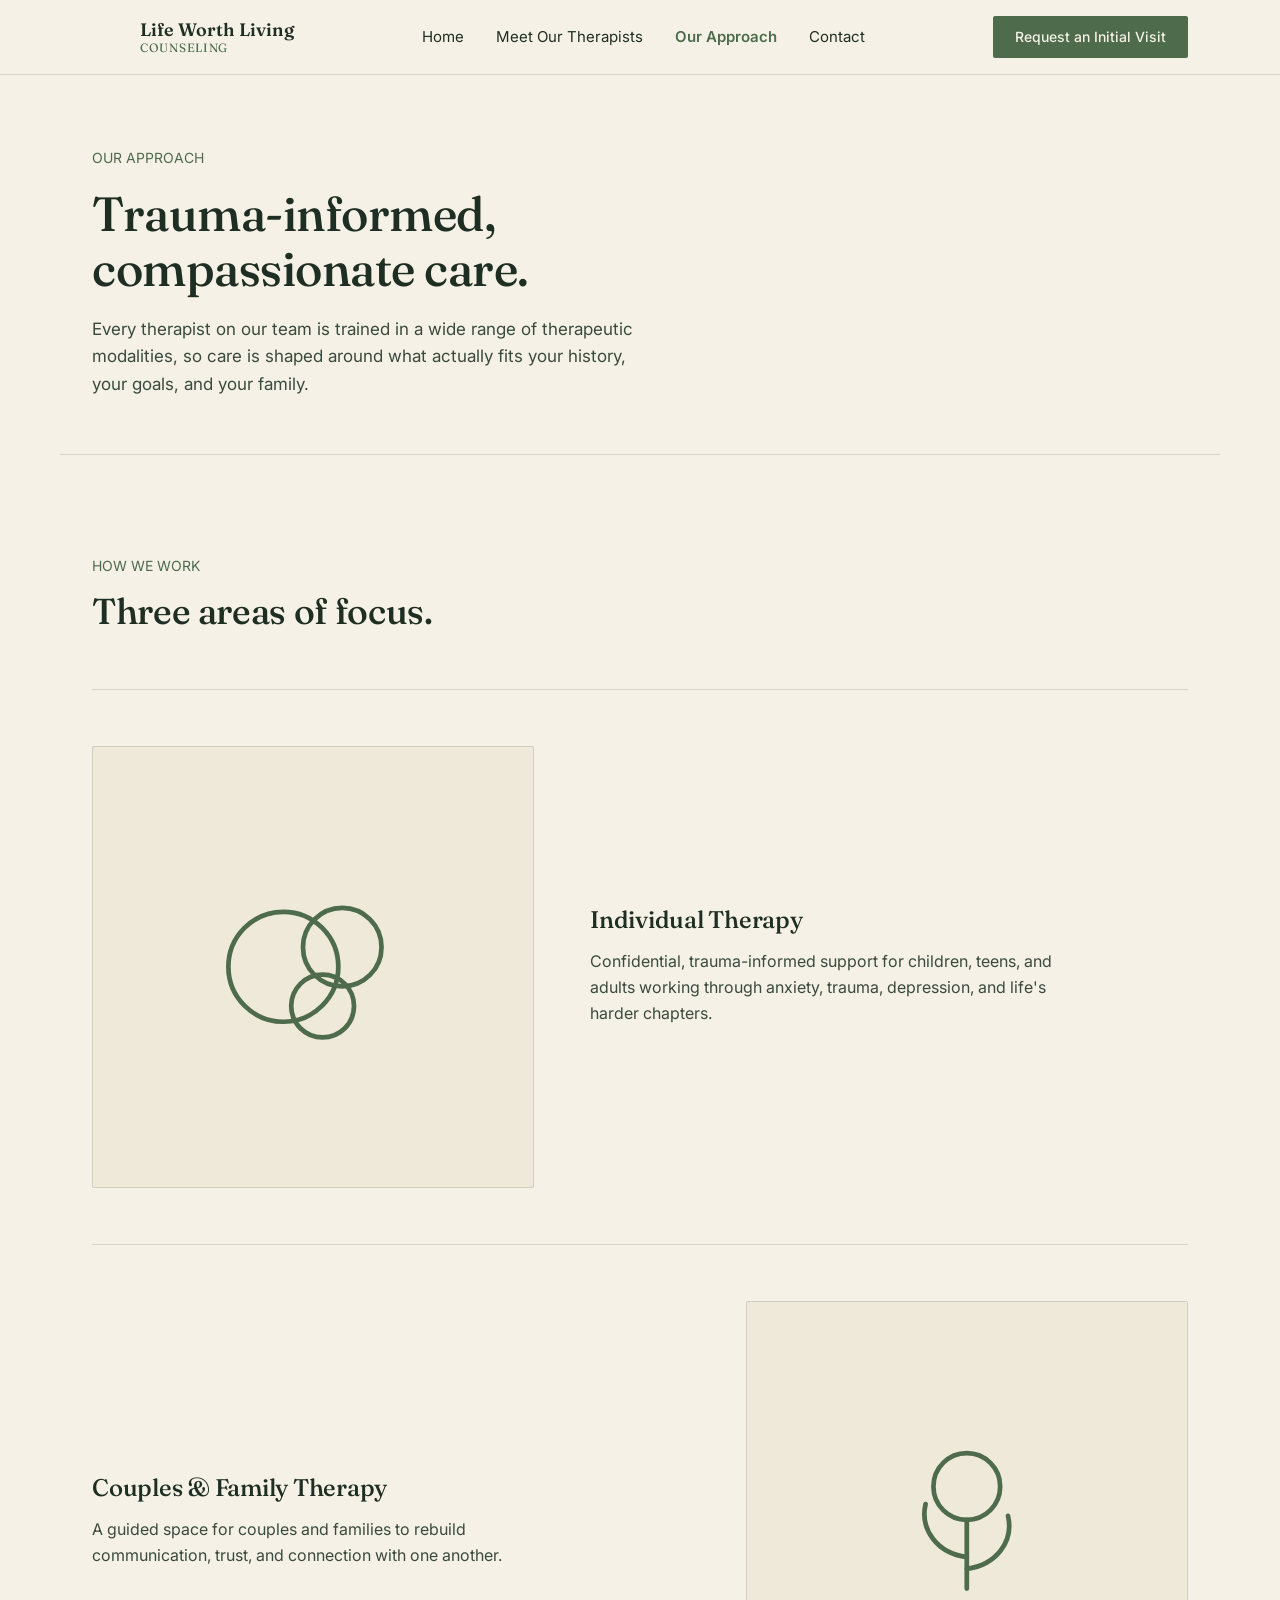
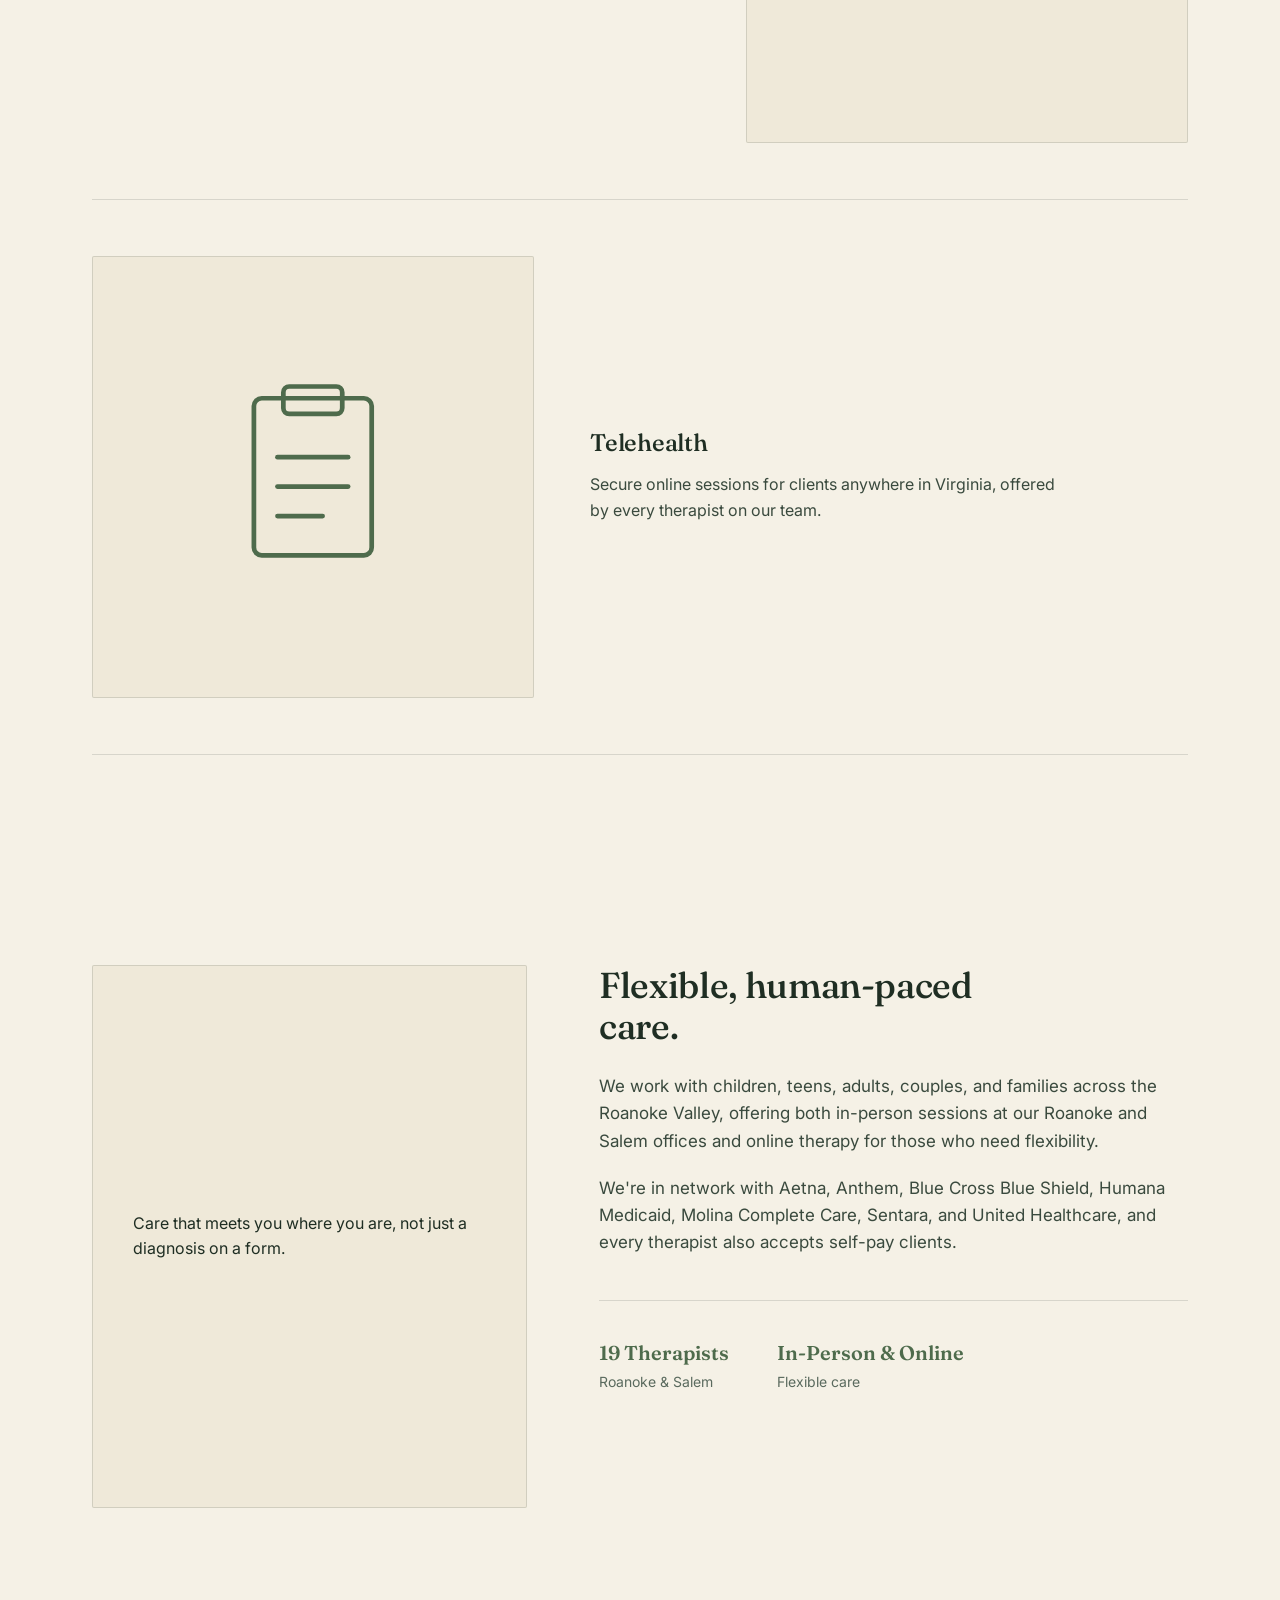
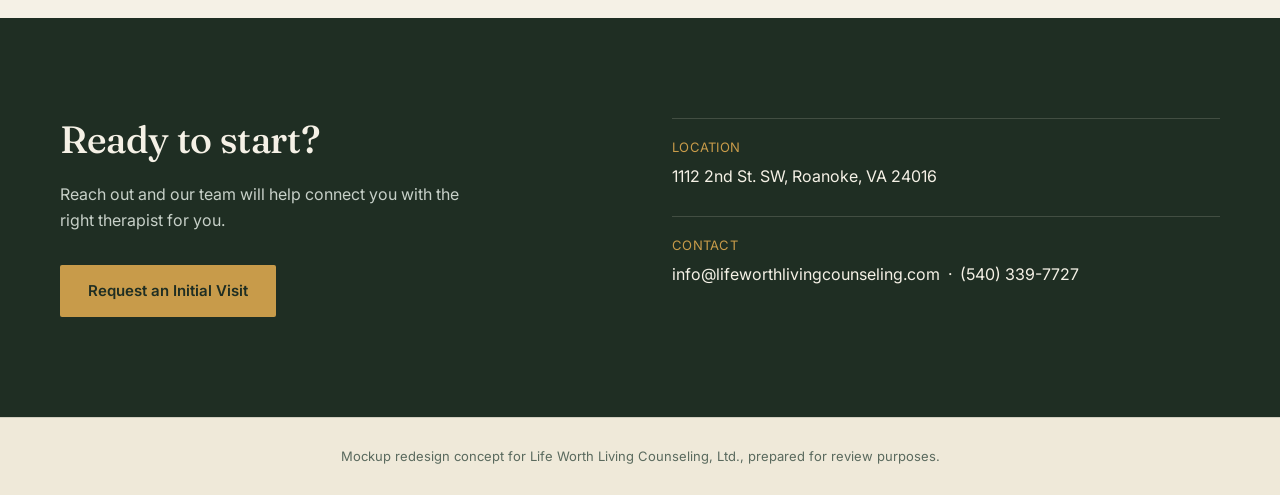
<file: approach.html>
<!DOCTYPE html>
<html lang="en">
<head>
<meta charset="UTF-8">
<meta name="viewport" content="width=device-width, initial-scale=1.0">
<title>Our Approach | Life Worth Living Counseling</title>
<link rel="preconnect" href="https://fonts.googleapis.com">
<link href="https://fonts.googleapis.com/css2?family=Fraunces:opsz,wght@9..144,400;9..144,500;9..144,600&family=Inter:wght@400;500;600&display=swap" rel="stylesheet">
<link rel="stylesheet" href="style.css">
</head>
<body>

<header>
  <nav>
    <a href="index.html" class="site-logo">
      <svg viewBox="0 0 240 220" class="logo-mark"><path class="nav-logo-path" d="M124,36 C150,34 158,58 138,68 C122,76 104,64 112,50 C117,42 128,44 126,54 C124,62 116,60 118,52 C100,70 60,80 50,115 C42,142 65,158 95,148 C88,168 100,185 125,182 C145,180 148,165 140,158 C155,165 178,160 182,140 C186,120 170,100 145,95 C165,90 190,100 195,122 C198,138 188,150 172,150"/></svg>
      <div class="wordmark">Life Worth Living<span>COUNSELING</span></div>
    </a>
    <div class="nav-links">
      <a href="index.html">Home</a>
      <a href="about.html">Meet Our Therapists</a>
      <a href="approach.html" class="active">Our Approach</a>
      <a href="contact.html">Contact</a>
    </div>
    <a href="contact.html" class="nav-cta">Request an Initial Visit</a>
    <button class="menu-btn">&#9776;</button>
  </nav>
</header>

<section class="page-hero">
  <div class="kicker">OUR APPROACH</div>
  <h1>Trauma-informed, compassionate care.</h1>
  <p class="lead">Every therapist on our team is trained in a wide range of therapeutic modalities, so care is shaped around what actually fits your history, your goals, and your family.</p>
</section>

<section class="focus-areas">
  <div class="focus-head reveal">
    <div class="kicker">HOW WE WORK</div>
    <h2>Three areas of focus.</h2>
  </div>

  <div class="focus-row reveal">
    <div class="focus-art">
      <svg viewBox="0 0 120 120">
        <circle class="focus-icon" cx="45" cy="60" r="28"/>
        <circle class="focus-icon" cx="75" cy="50" r="20"/>
        <circle class="focus-icon" cx="65" cy="80" r="16"/>
      </svg>
    </div>
    <div class="focus-text">
      <h3>Individual Therapy</h3>
      <p>Confidential, trauma-informed support for children, teens, and adults working through anxiety, trauma, depression, and life's harder chapters.</p>
    </div>
  </div>

  <div class="focus-row reverse reveal">
    <div class="focus-art">
      <svg viewBox="0 0 120 120">
        <circle class="focus-icon" cx="60" cy="42" r="17"/>
        <line class="focus-icon" x1="60" y1="59" x2="60" y2="94"/>
        <path class="focus-icon" d="M60 78 C45 76 36 64 39 51"/>
        <path class="focus-icon" d="M60 84 C75 82 84 70 81 57"/>
      </svg>
    </div>
    <div class="focus-text">
      <h3>Couples &amp; Family Therapy</h3>
      <p>A guided space for couples and families to rebuild communication, trust, and connection with one another.</p>
    </div>
  </div>

  <div class="focus-row reveal">
    <div class="focus-art">
      <svg viewBox="0 0 120 120">
        <rect class="focus-icon" x="30" y="20" width="60" height="80" rx="4"/>
        <rect class="focus-icon" x="45" y="14" width="30" height="14" rx="3"/>
        <line class="focus-icon" x1="42" y1="50" x2="78" y2="50"/>
        <line class="focus-icon" x1="42" y1="65" x2="78" y2="65"/>
        <line class="focus-icon" x1="42" y1="80" x2="65" y2="80"/>
      </svg>
    </div>
    <div class="focus-text">
      <h3>Telehealth</h3>
      <p>Secure online sessions for clients anywhere in Virginia, offered by every therapist on our team.</p>
    </div>
  </div>
</section>

<section class="approach">
  <div class="approach-visual reveal">
    <p>Care that meets you where you are, not just a diagnosis on a form.</p>
  </div>
  <div class="reveal">
    <h2>Flexible, human-paced care.</h2>
    <p class="body">We work with children, teens, adults, couples, and families across the Roanoke Valley, offering both in-person sessions at our Roanoke and Salem offices and online therapy for those who need flexibility.</p>
    <p class="body">We're in network with Aetna, Anthem, Blue Cross Blue Shield, Humana Medicaid, Molina Complete Care, Sentara, and United Healthcare, and every therapist also accepts self-pay clients.</p>
    <div class="stat-row">
      <div class="stat"><h4 class="stat-text">19 Therapists</h4><span>Roanoke &amp; Salem</span></div>
      <div class="stat"><h4 class="stat-text">In-Person &amp; Online</h4><span>Flexible care</span></div>
    </div>
  </div>
</section>

<section class="contact" id="contact">
  <div class="contact-inner">
    <div class="reveal">
      <h2>Ready to start?</h2>
      <p class="lead">Reach out and our team will help connect you with the right therapist for you.</p>
      <a href="contact.html" class="btn-primary">Request an Initial Visit</a>
    </div>
    <div class="info-list reveal">
      <div class="info-item">
        <div class="label">LOCATION</div>
        <div class="value">1112 2nd St. SW, Roanoke, VA 24016</div>
      </div>
      <div class="info-item">
        <div class="label">CONTACT</div>
        <div class="value">info@lifeworthlivingcounseling.com &nbsp;·&nbsp; (540) 339-7727</div>
      </div>
    </div>
  </div>
</section>

<footer>
  Mockup redesign concept for Life Worth Living Counseling, Ltd., prepared for review purposes.
</footer>

<script src="script.js"></script>
</body>
</html>
</file>
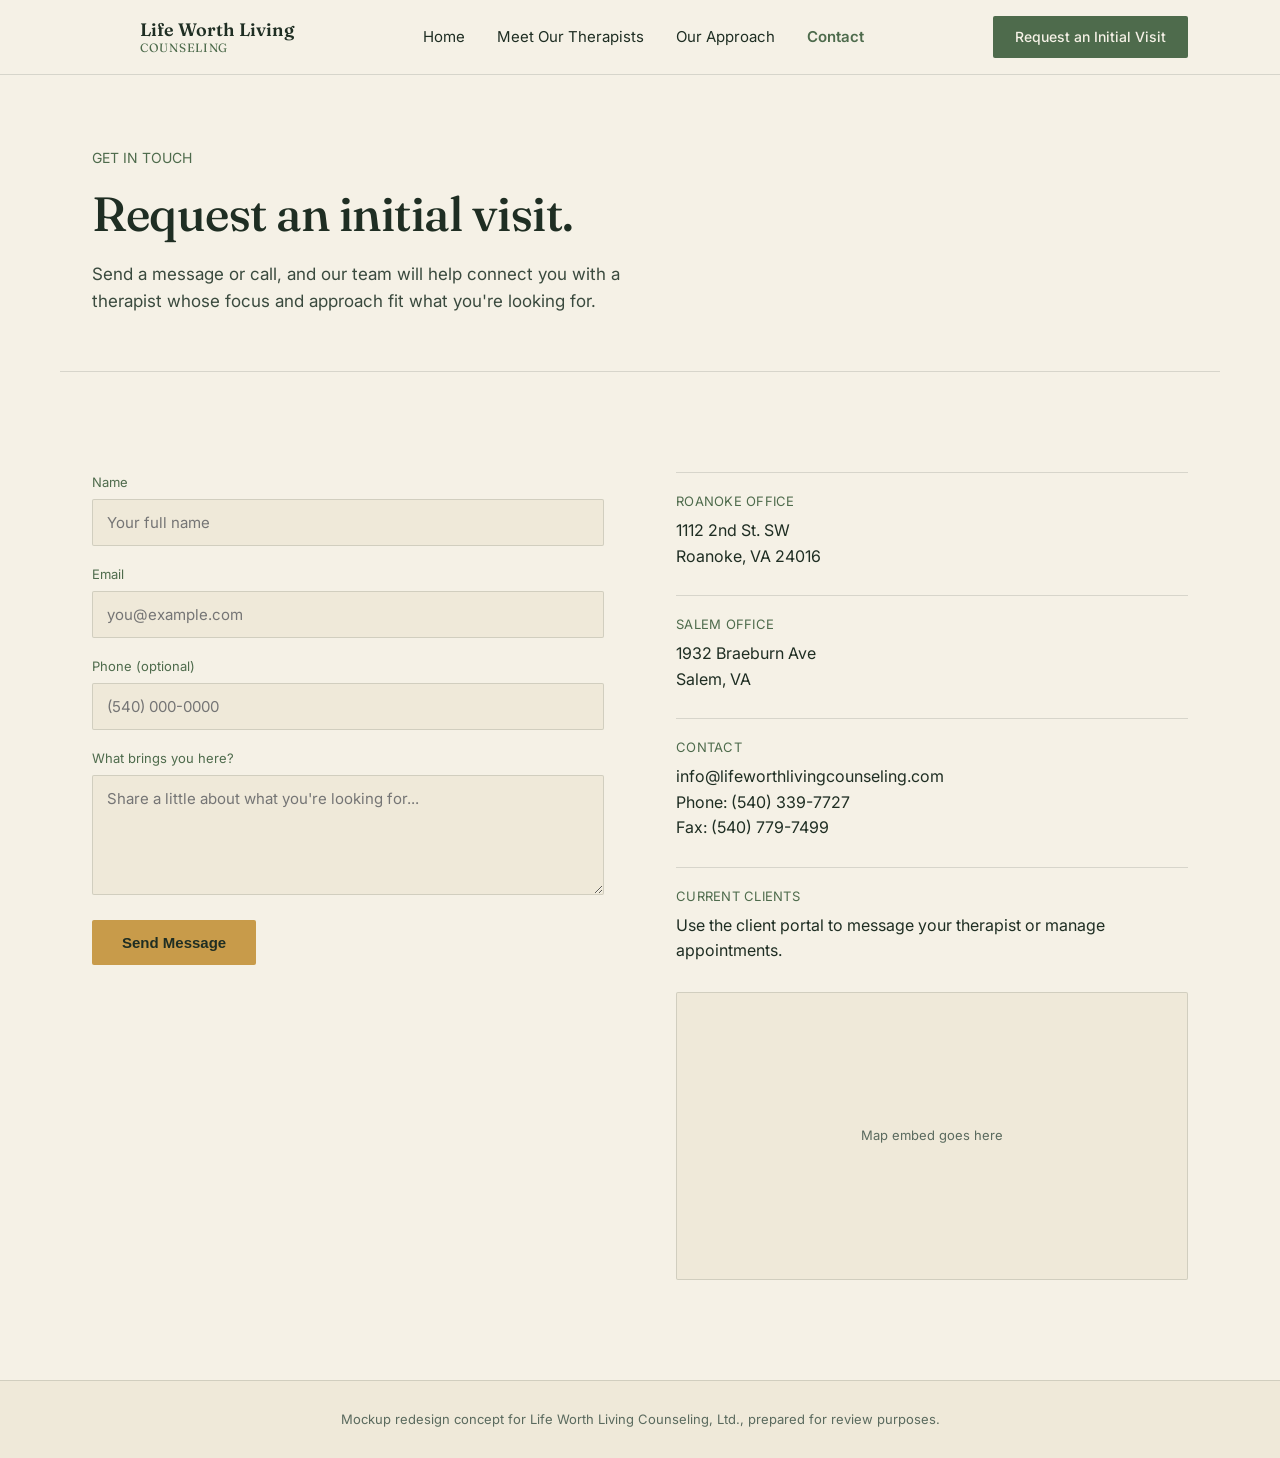
<file: contact.html>
<!DOCTYPE html>
<html lang="en">
<head>
<meta charset="UTF-8">
<meta name="viewport" content="width=device-width, initial-scale=1.0">
<title>Contact | Life Worth Living Counseling</title>
<link rel="preconnect" href="https://fonts.googleapis.com">
<link href="https://fonts.googleapis.com/css2?family=Fraunces:opsz,wght@9..144,400;9..144,500;9..144,600&family=Inter:wght@400;500;600&display=swap" rel="stylesheet">
<link rel="stylesheet" href="style.css">
</head>
<body>

<header>
  <nav>
    <a href="index.html" class="site-logo">
      <svg viewBox="0 0 240 220" class="logo-mark"><path class="nav-logo-path" d="M124,36 C150,34 158,58 138,68 C122,76 104,64 112,50 C117,42 128,44 126,54 C124,62 116,60 118,52 C100,70 60,80 50,115 C42,142 65,158 95,148 C88,168 100,185 125,182 C145,180 148,165 140,158 C155,165 178,160 182,140 C186,120 170,100 145,95 C165,90 190,100 195,122 C198,138 188,150 172,150"/></svg>
      <div class="wordmark">Life Worth Living<span>COUNSELING</span></div>
    </a>
    <div class="nav-links">
      <a href="index.html">Home</a>
      <a href="about.html">Meet Our Therapists</a>
      <a href="approach.html">Our Approach</a>
      <a href="contact.html" class="active">Contact</a>
    </div>
    <a href="contact.html" class="nav-cta">Request an Initial Visit</a>
    <button class="menu-btn">&#9776;</button>
  </nav>
</header>

<section class="page-hero">
  <div class="kicker">GET IN TOUCH</div>
  <h1>Request an initial visit.</h1>
  <p class="lead">Send a message or call, and our team will help connect you with a therapist whose focus and approach fit what you're looking for.</p>
</section>

<section class="contact-page">
  <form class="contact-form reveal" onsubmit="return false;">
    <div>
      <label for="name">Name</label>
      <input type="text" id="name" placeholder="Your full name">
    </div>
    <div>
      <label for="email">Email</label>
      <input type="email" id="email" placeholder="you@example.com">
    </div>
    <div>
      <label for="phone">Phone (optional)</label>
      <input type="tel" id="phone" placeholder="(540) 000-0000">
    </div>
    <div>
      <label for="message">What brings you here?</label>
      <textarea id="message" placeholder="Share a little about what you're looking for..."></textarea>
    </div>
    <button type="submit">Send Message</button>
  </form>

  <div class="contact-side reveal">
    <div class="info-item">
      <div class="label">ROANOKE OFFICE</div>
      <div class="value">1112 2nd St. SW<br>Roanoke, VA 24016</div>
    </div>
    <div class="info-item">
      <div class="label">SALEM OFFICE</div>
      <div class="value">1932 Braeburn Ave<br>Salem, VA</div>
    </div>
    <div class="info-item">
      <div class="label">CONTACT</div>
      <div class="value">info@lifeworthlivingcounseling.com<br>Phone: (540) 339-7727<br>Fax: (540) 779-7499</div>
    </div>
    <div class="info-item">
      <div class="label">CURRENT CLIENTS</div>
      <div class="value">Use the client portal to message your therapist or manage appointments.</div>
    </div>
    <div class="map-note">Map embed goes here</div>
  </div>
</section>

<footer>
  Mockup redesign concept for Life Worth Living Counseling, Ltd., prepared for review purposes.
</footer>

<script src="script.js"></script>
</body>
</html>
</file>
<file: style.css>
:root{
  --paper:#F5F1E6;
  --paper-deep:#EFE9D9;
  --ink:#1F2E23;
  --sage:#6B8768;
  --sage-deep:#4E6B4C;
  --ochre:#C89B4A;
  --line: rgba(31,46,35,0.14);
}
*{box-sizing:border-box; margin:0; padding:0;}
html{scroll-behavior:smooth;}
body{
  background:var(--paper);
  color:var(--ink);
  font-family:'Inter', sans-serif;
  line-height:1.6;
  -webkit-font-smoothing:antialiased;
}
h1,h2,h3{
  font-family:'Fraunces', serif;
  font-weight:500;
  line-height:1.15;
  letter-spacing:-0.01em;
}
a{color:inherit; text-decoration:none;}
img{max-width:100%; display:block;}
.wrap{max-width:1160px; margin:0 auto; padding:0 32px;}

/* LOGO MARK - shared, reused at multiple sizes */
.logo-mark path{
  fill:none; stroke:var(--sage-deep); stroke-width:9;
  stroke-linecap:round; stroke-linejoin:round;
}

/* NAV */
header{
  position:sticky; top:0; z-index:50;
  background:rgba(245,241,230,0.92);
  backdrop-filter:blur(6px);
  border-bottom:1px solid var(--line);
}
nav{
  display:flex; align-items:center; justify-content:space-between;
  padding:16px 32px; max-width:1160px; margin:0 auto;
}
.site-logo{display:flex; align-items:center; gap:12px;}
.site-logo svg{width:36px; height:36px; flex-shrink:0;}
.site-logo .wordmark{font-family:'Fraunces', serif; font-size:18px; font-weight:600; line-height:1.2;}
.site-logo .wordmark span{color:var(--sage-deep); font-weight:400; font-size:12px; letter-spacing:0.06em; display:block;}
.nav-links{display:flex; gap:32px; font-size:15px;}
.nav-links a{position:relative; padding:4px 0;}
.nav-links a.active{color:var(--sage-deep); font-weight:600;}
.nav-links a::after{
  content:''; position:absolute; left:0; bottom:0; width:0; height:1px;
  background:var(--ochre); transition:width .25s ease;
}
.nav-links a:hover::after{width:100%;}
.nav-cta{
  background:var(--sage-deep); color:var(--paper);
  padding:10px 22px; border-radius:2px; font-size:14px; font-weight:500;
  transition:background .25s ease;
}
.nav-cta:hover{background:var(--ink);}
.menu-btn{display:none; background:none; border:none; font-size:24px; cursor:pointer; color:var(--ink);}
.menu-btn.is-open{color:var(--ochre);}

/* HERO (homepage) */
.hero{
  padding:80px 32px 100px;
  max-width:1160px; margin:0 auto;
  display:grid; grid-template-columns:1.15fr 0.85fr; gap:64px; align-items:center;
}
.hero-eyebrow{
  font-size:14px; color:var(--sage-deep); margin-bottom:18px;
  display:flex; align-items:center; gap:10px;
}
.hero-eyebrow::before{content:''; width:26px; height:1px; background:var(--sage-deep);}
.hero h1{
  font-size:clamp(38px, 4.4vw, 58px);
  max-width:11.5ch;
  margin-bottom:26px;
}
.hero p.lead{
  font-size:18px; max-width:46ch; color:#3a4a3e; margin-bottom:34px;
}
.hero-actions{display:flex; gap:16px; flex-wrap:wrap;}
.btn-primary{
  background:var(--ochre); color:var(--ink); padding:14px 28px;
  font-weight:600; font-size:15px; border-radius:2px; display:inline-block;
  transition:transform .2s ease, box-shadow .2s ease;
}
.btn-primary:hover{transform:translateY(-2px); box-shadow:0 8px 20px rgba(200,155,74,0.35);}
.btn-ghost{
  padding:14px 8px; font-weight:500; font-size:15px;
  border-bottom:1px solid var(--ink);
}

.hero-logo-wrap{position:relative; aspect-ratio:1/1;}
.hero-art-svg{width:100%; height:100%;}
.hero-ring{fill:none; stroke:var(--sage); stroke-width:1.2; opacity:0.35;}
.draw-line{fill:none; stroke-linecap:round; stroke-linejoin:round;}
.draw-line.main{stroke:var(--ink); stroke-width:2.4;}
.draw-line.accent{stroke:var(--ochre); stroke-width:2.4;}
.draw-line.thin{stroke:var(--sage-deep); stroke-width:1.8;}
.hero-dot{fill:var(--ochre);}
.hero-logo-caption{
  position:absolute; bottom:-6px; left:50%; transform:translateX(-50%);
  font-size:13px; color:#5a6a5e; white-space:nowrap;
}

/* Blur-reveal title */
.blur-title{font-size:clamp(34px, 4.4vw, 48px) !important;}

/* FOCUS AREAS (Our Approach page) */
.focus-areas{padding:100px 32px; max-width:1160px; margin:0 auto;}
.focus-head{margin-bottom:56px; max-width:600px;}
.focus-head .kicker{font-size:14px; color:var(--sage-deep); margin-bottom:14px;}
.focus-head h2{font-size:clamp(28px,3vw,36px);}
.focus-row{
  display:grid; grid-template-columns:0.85fr 1.15fr; gap:56px; align-items:center;
  padding:56px 0; border-top:1px solid var(--line);
}
.focus-row:last-child{border-bottom:1px solid var(--line);}
.focus-row.reverse{direction:rtl;}
.focus-row.reverse > *{direction:ltr;}
.focus-art{
  aspect-ratio:1/1; background:var(--paper-deep); border:1px solid var(--line);
  border-radius:2px; display:flex; align-items:center; justify-content:center; padding:30px;
}
.focus-art svg{width:62%; height:62%;}
.focus-icon{fill:none; stroke:var(--sage-deep); stroke-width:2.4; stroke-linecap:round; stroke-linejoin:round;}
.focus-text h3{font-size:24px; margin-bottom:14px;}
.focus-text p{font-size:16px; color:#3a4a3e; line-height:1.65; max-width:48ch;}
@media (max-width:860px){
  .focus-row, .focus-row.reverse{grid-template-columns:1fr; direction:ltr;}
  .focus-art{max-width:220px; margin:0 auto;}
}
.providers-intro{padding:100px 32px 40px; max-width:700px; margin:0 auto; text-align:center;}
.providers-intro .kicker{font-size:14px; color:var(--sage-deep); margin-bottom:14px;}
.providers-intro h2{font-size:clamp(28px,3vw,36px); margin-bottom:16px;}
.providers-intro p.lead{font-size:16px; color:#3a4a3e; margin:0 auto;}
.providers-pin{
  height:100vh; position:relative; overflow:hidden;
  background:var(--paper-deep); border-top:1px solid var(--line); border-bottom:1px solid var(--line);
}
.providers-pin-inner{position:relative; max-width:1120px; width:100%; margin:0 auto; height:100%;}
.provider-solo{
  position:absolute; inset:0; display:grid; grid-template-columns:1.1fr 0.9fr;
  align-items:center; gap:72px; padding:0 32px;
  opacity:0; filter:blur(14px); text-align:left;
}
.provider-solo:first-child{opacity:1; filter:blur(0px);}
.provider-info{max-width:52ch;}
.provider-info h3{font-size:26px; margin-bottom:5px;}
.provider-info .role{font-size:13px; color:var(--sage-deep); margin-bottom:20px;}
.provider-info p{font-size:16.5px; color:#3a4a3e; line-height:1.65;}
.avatar-photo{
  width:min(300px, 30vw); aspect-ratio:1/1; border-radius:50%;
  display:flex; align-items:center; justify-content:center; margin:0 0 0 auto;
}
.avatar-photo svg{width:52%; height:52%;}
.providers-progress{
  position:absolute; bottom:24px; left:50%; transform:translateX(-50%);
  font-size:13px; color:#5a6a5e; letter-spacing:0.02em;
}
.avatar-a{background:var(--sage-deep);}
.avatar-b{background:var(--ochre);}
.avatar-c{background:var(--ink);}
.avatar-d{background:var(--sage);}
@media (max-width:860px){
  .provider-solo{grid-template-columns:1fr; text-align:center; padding:0 32px; gap:24px;}
  .provider-info p{margin:0 auto;}
  .avatar-photo{order:-1; width:160px;}
}

/* PAGE HERO (subpages) */
.page-hero{
  padding:72px 32px 56px; max-width:1160px; margin:0 auto;
  border-bottom:1px solid var(--line);
}
.page-hero .kicker{font-size:14px; color:var(--sage-deep); margin-bottom:16px;}
.page-hero h1{font-size:clamp(32px,4vw,48px); max-width:16ch;}
.page-hero p.lead{font-size:17px; color:#3a4a3e; max-width:52ch; margin-top:20px;}
.page-hero-split{display:grid; grid-template-columns:1.15fr 0.85fr; gap:56px; align-items:center;}
.page-hero-art{aspect-ratio:1/1;}
.page-hero-art svg{width:100%; height:100%;}
@media (max-width:860px){
  .page-hero-split{grid-template-columns:1fr;}
  .page-hero-art{max-width:220px; margin:0 auto;}
}

/* SERVICES (shared component) */
.services{
  background:var(--paper-deep);
  padding:100px 32px;
  border-top:1px solid var(--line);
  border-bottom:1px solid var(--line);
}
.services-head{max-width:600px; margin-bottom:64px;}
.services-head .kicker{font-size:14px; color:var(--sage-deep); margin-bottom:14px;}
.services-head h2{font-size:clamp(28px,3vw,36px);}
.service-grid{
  display:grid; grid-template-columns:repeat(3, 1fr); gap:1px;
  background:var(--line); border:1px solid var(--line);
}
.service-card{
  background:var(--paper-deep);
  padding:44px 36px;
  transition:background .3s ease;
}
.service-card:hover{background:var(--paper);}
.service-num{
  font-family:'Fraunces', serif; font-size:15px; color:var(--ochre);
  margin-bottom:28px;
}
.service-card h3{font-size:22px; margin-bottom:14px;}
.service-card p{font-size:15px; color:#3a4a3e; margin-bottom:22px;}
.service-card .link{font-size:14px; font-weight:600; color:var(--sage-deep); border-bottom:1px solid var(--sage-deep); padding-bottom:2px;}

/* WHO WE HELP */
.who{padding:100px 32px; max-width:1160px; margin:0 auto;}
.who-head{max-width:600px; margin-bottom:56px;}
.who-head .kicker{font-size:14px; color:var(--sage-deep); margin-bottom:14px;}
.who-head h2{font-size:clamp(28px,3vw,36px);}
.who-grid{display:grid; grid-template-columns:repeat(3,1fr); gap:32px;}
.who-card{border-top:2px solid var(--sage); padding-top:24px;}
.who-card h3{font-size:19px; margin-bottom:10px;}
.who-card p{font-size:15px; color:#3a4a3e;}

/* STEPS (real sequence -> numbered) */
.steps{background:var(--paper-deep); padding:100px 32px; border-top:1px solid var(--line); border-bottom:1px solid var(--line);}
.steps-inner{max-width:1160px; margin:0 auto;}
.steps-head{max-width:600px; margin-bottom:64px;}
.steps-head .kicker{font-size:14px; color:var(--sage-deep); margin-bottom:14px;}
.steps-head h2{font-size:clamp(28px,3vw,36px);}
.step-list{display:flex; flex-direction:column;}
.step-row{
  display:grid; grid-template-columns:60px 1fr; gap:28px;
  padding:28px 0; border-top:1px solid var(--line);
}
.step-row:last-child{border-bottom:1px solid var(--line);}
.step-row .n{font-family:'Fraunces', serif; font-size:22px; color:var(--ochre);}
.step-row h3{font-size:19px; margin-bottom:8px;}
.step-row p{font-size:15px; color:#3a4a3e; max-width:56ch;}

/* APPROACH */
.approach{
  padding:110px 32px;
  max-width:1160px; margin:0 auto;
  display:grid; grid-template-columns:0.85fr 1.15fr; gap:72px; align-items:start;
}
.approach-visual{
  position:relative; background:var(--paper-deep); border:1px solid var(--line); border-radius:2px;
  aspect-ratio:4/5; overflow:hidden;
  display:flex; flex-direction:column; align-items:center; justify-content:center; padding:40px;
}
.approach-art-svg{width:78%; max-width:250px;}
.approach-draw-line{fill:none; stroke-linecap:round; stroke-linejoin:round;}
.approach-draw-line.main{stroke:var(--ink); stroke-width:2.2;}
.approach-draw-line.accent{stroke:var(--ochre); stroke-width:2.2;}
.approach-draw-line.thin{stroke:var(--sage-deep); stroke-width:1.6;}
.approach-dot{fill:var(--ochre);}
.approach-quote{
  margin-top:26px; font-family:'Fraunces', serif; color:var(--ink);
  font-size:19px; line-height:1.4; text-align:center; max-width:22ch;
}
.approach h2{font-size:clamp(28px,3vw,36px); margin-bottom:26px; max-width:16ch;}
.approach p.body{font-size:17px; color:#3a4a3e; max-width:56ch; margin-bottom:20px;}
.stat-row{display:flex; gap:48px; margin-top:44px; padding-top:36px; border-top:1px solid var(--line);}
.stat h4{font-family:'Fraunces', serif; font-size:20px; font-weight:600; color:var(--sage-deep);}
.stat span{font-size:14px; color:#5a6a5e;}

/* FAQ */
.faq{padding:100px 32px; max-width:820px; margin:0 auto;}
.faq-head{margin-bottom:48px;}
.faq-head .kicker{font-size:14px; color:var(--sage-deep); margin-bottom:14px;}
.faq-head h2{font-size:clamp(28px,3vw,36px);}
.faq-item{border-top:1px solid var(--line);}
.faq-item:last-child{border-bottom:1px solid var(--line);}
.faq-q{
  width:100%; text-align:left; background:none; border:none; cursor:pointer;
  padding:22px 0; font-family:'Fraunces', serif; font-size:18px; color:var(--ink);
  display:flex; justify-content:space-between; align-items:center; gap:20px;
}
.faq-q .plus{font-size:20px; color:var(--ochre); transition:transform .25s ease; flex-shrink:0;}
.faq-item.open .faq-q .plus{transform:rotate(45deg);}
.faq-a{max-height:0; overflow:hidden; transition:max-height .3s ease;}
.faq-a p{font-size:15px; color:#3a4a3e; padding-bottom:22px; max-width:60ch;}

/* PROVIDERS */
.providers{padding:100px 32px; max-width:1160px; margin:0 auto;}
.providers-head{max-width:620px; margin-bottom:56px;}
.providers-head .kicker{font-size:14px; color:var(--sage-deep); margin-bottom:14px;}
.providers-head h2{font-size:clamp(28px,3vw,36px);}
.provider-grid{display:grid; grid-template-columns:repeat(2,1fr); gap:1px; background:var(--line); border:1px solid var(--line);}
.provider-card{background:var(--paper); padding:40px;}
.provider-photo{
  width:88px; height:88px; border-radius:50%; background:var(--paper-deep);
  border:1px solid var(--line); margin-bottom:22px;
  display:flex; align-items:center; justify-content:center;
  font-family:'Fraunces', serif; font-size:13px; color:#5a6a5e; text-align:center;
}
.provider-card h3{font-size:20px; margin-bottom:4px;}
.provider-card .role{font-size:13px; color:var(--sage-deep); margin-bottom:16px;}
.provider-card p{font-size:15px; color:#3a4a3e;}

/* CONTACT */
.contact{
  background:var(--ink); color:var(--paper);
  padding:100px 32px;
}
.contact-inner{
  max-width:1160px; margin:0 auto;
  display:grid; grid-template-columns:1fr 1fr; gap:64px;
}
.contact h2{font-size:clamp(28px,3vw,38px); color:var(--paper); max-width:12ch; margin-bottom:20px;}
.contact p.lead{color:#c7d0c8; font-size:16px; max-width:40ch; margin-bottom:32px;}
.info-list{display:flex; flex-direction:column; gap:26px;}
.info-item{border-top:1px solid rgba(245,241,230,0.16); padding-top:18px;}
.info-item .label{font-size:13px; color:var(--ochre); margin-bottom:6px; letter-spacing:0.02em;}
.info-item .value{font-size:16px; color:var(--paper);}

/* CONTACT PAGE FORM */
.contact-page{padding:100px 32px; max-width:1160px; margin:0 auto; display:grid; grid-template-columns:1fr 1fr; gap:72px;}
.contact-form{display:flex; flex-direction:column; gap:18px;}
.contact-form label{font-size:13px; color:var(--sage-deep); margin-bottom:6px; display:block;}
.contact-form input, .contact-form textarea{
  width:100%; background:var(--paper-deep); border:1px solid var(--line);
  padding:13px 14px; font-family:'Inter',sans-serif; font-size:15px; color:var(--ink);
  border-radius:2px;
}
.contact-form textarea{min-height:120px; resize:vertical;}
.contact-form input:focus, .contact-form textarea:focus{outline:2px solid var(--sage); outline-offset:1px;}
.contact-form button{
  align-self:flex-start; background:var(--ochre); color:var(--ink); border:none;
  padding:14px 30px; font-weight:600; font-size:15px; border-radius:2px; cursor:pointer;
}
.contact-side .info-item{border-top:1px solid var(--line); padding-top:18px; margin-bottom:26px;}
.contact-side .label{font-size:13px; color:var(--sage-deep); margin-bottom:6px;}
.contact-side .value{font-size:16px; color:var(--ink);}
.map-note{
  margin-top:28px; aspect-ratio:16/9; background:var(--paper-deep); border:1px solid var(--line);
  display:flex; align-items:center; justify-content:center; font-size:13px; color:#5a6a5e; border-radius:2px;
}

footer{
  padding:28px 32px; text-align:center; font-size:13px; color:#5a6a5e;
  background:var(--paper-deep); border-top:1px solid var(--line);
}

@media (max-width:860px){
  /* --- 1. Hero buttons: one line, smaller --- */
  .hero{grid-template-columns:1fr; padding-top:50px;}
  .hero-logo-wrap{max-width:220px; margin:30px auto 0;}
  .hero-actions{flex-wrap:nowrap; gap:8px;}
  .hero-actions .btn-primary{padding:10px 14px; font-size:12.5px; white-space:nowrap;}
  .hero-actions .btn-ghost{padding:10px 2px; font-size:12.5px; white-space:nowrap;}

  /* --- 2 & 6. Reduce oversized section padding site-wide --- */
  .services, .who, .focus-areas, .steps, .faq, .approach,
  .providers-intro, .page-hero, .contact, .contact-page, .providers{
    padding-top:56px; padding-bottom:56px;
  }
  .focus-row{padding:36px 0;}
  .approach{grid-template-columns:1fr; gap:36px;}
  .approach-visual{aspect-ratio:4/3; padding:24px;}
  .who{padding-top:56px;}
  .who-grid{grid-template-columns:1fr; gap:28px;}
  .service-grid{grid-template-columns:1fr;}
  .contact-inner{grid-template-columns:1fr;}
  .contact-page{grid-template-columns:1fr;}
  .provider-grid{grid-template-columns:1fr;}

  /* --- 3. Providers: no pinning/scroll-jacking on mobile, plain stacked list --- */
  .providers-pin{height:auto; overflow:visible; padding:8px 0 24px;}
  .providers-pin-inner{position:static; height:auto;}
  .provider-solo{
    position:static; opacity:1; filter:none;
    display:flex; flex-direction:column; align-items:center; text-align:center;
    gap:18px; padding:32px 32px; border-bottom:1px solid var(--line);
  }
  .provider-solo:last-child{border-bottom:none;}
  .provider-info{max-width:100%; text-align:center;}
  .provider-info p{margin:0 auto;}
  .avatar-photo{width:170px; margin:0 auto;}
  .providers-progress{display:none;}

  /* --- 4. Header button smaller, spaced from the menu icon --- */
  nav{gap:10px;}
  .nav-cta{padding:8px 14px; font-size:12.5px;}

  /* --- 5. About page hero art smaller on mobile --- */
  .page-hero-art{max-width:180px; margin:0 auto;}

  .nav-links{display:none;}
  .nav-links.mobile-open{
    display:flex; flex-direction:column; gap:4px;
    position:absolute; top:100%; left:0; right:0;
    background:var(--paper); border-top:1px solid var(--line);
    padding:16px 32px 24px; box-shadow:0 12px 24px rgba(31,46,35,0.10);
  }
  .nav-links.mobile-open a{padding:12px 0; border-bottom:1px solid var(--line); font-size:16px;}
  .nav-links.mobile-open a:last-child{border-bottom:none;}
  .menu-btn{display:block;}
}

.reveal{opacity:0; transform:translateY(18px); transition:opacity .7s ease, transform .7s ease;}
.reveal.in{opacity:1; transform:none;}
</file>
